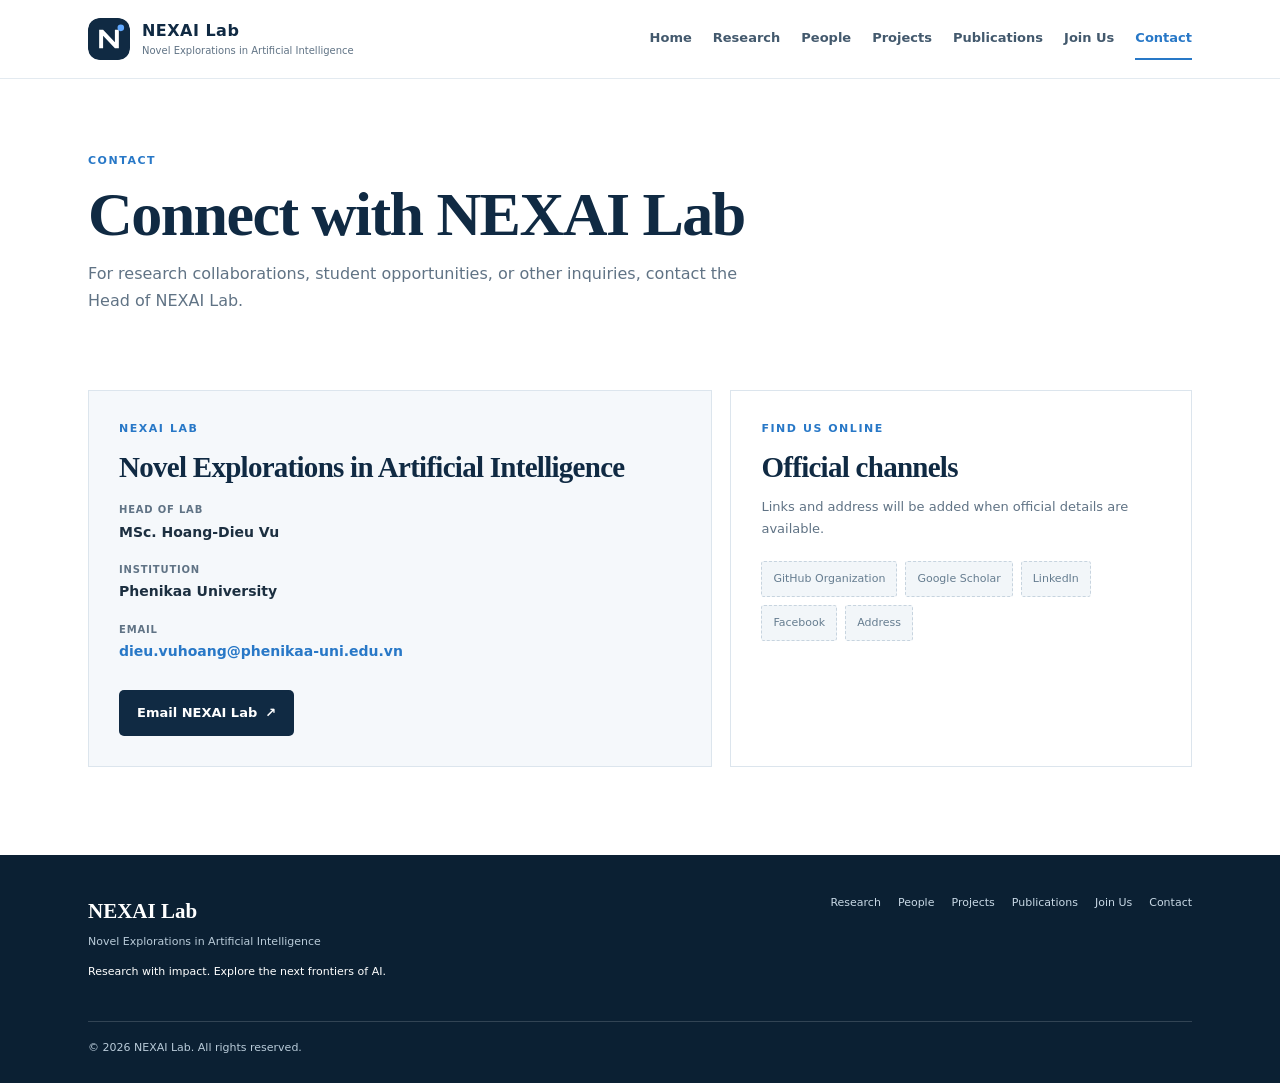
<file: contact/index.html>
<!doctype html>
<html lang="en">
<head>
  <meta charset="utf-8">
  <meta name="viewport" content="width=device-width, initial-scale=1">
  <meta name="description" content="Contact NEXAI Lab at Phenikaa University.">
  <meta name="theme-color" content="#102a43">
  <title>Contact | NEXAI Lab</title>
  <link rel="icon" href="/assets/nexai-mark.svg" type="image/svg+xml">
  <link rel="stylesheet" href="/assets/site.css">
  <script src="/assets/site.js" defer></script>
</head>
<body>
  <a class="skip-link" href="#main">Skip to content</a>
<header class="site-header">
  <div class="header-inner">
    <a class="brand" href="/" aria-label="NEXAI Lab home">
      <img src="/assets/nexai-mark.svg" width="42" height="42" alt="">
      <span class="brand-copy"><strong>NEXAI Lab</strong><small>Novel Explorations in Artificial Intelligence</small></span>
    </a>
    <button class="nav-toggle" type="button" aria-expanded="false" aria-controls="main-nav">
      <span class="sr-only">Toggle navigation</span><span class="menu-icon" aria-hidden="true"></span>
    </button>
    <nav id="main-nav" class="main-nav" aria-label="Main navigation">
      <a href="/">Home</a><a href="/research/">Research</a><a href="/people/">People</a><a href="/projects/">Projects</a><a href="/publications/">Publications</a><a href="/join/">Join Us</a><a href="/contact/" aria-current="page">Contact</a>
    </nav>
  </div>
</header>
<main id="main">
  <section class="page-hero"><p class="eyebrow">Contact</p><h1>Connect with NEXAI Lab</h1><p>For research collaborations, student opportunities, or other inquiries, contact the Head of NEXAI Lab.</p></section>
  <section class="section contact-layout">
    <div class="contact-card">
      <p class="eyebrow">NEXAI Lab</p><h2>Novel Explorations in Artificial Intelligence</h2>
      <div class="contact-detail"><span class="detail-label">Head of Lab</span><strong>MSc. Hoang-Dieu Vu</strong></div>
      <div class="contact-detail"><span class="detail-label">Institution</span><strong>Phenikaa University</strong></div>
      <div class="contact-detail"><span class="detail-label">Email</span><a href="mailto:dieu.vuhoang@phenikaa-uni.edu.vn">dieu.vuhoang@phenikaa-uni.edu.vn</a></div>
      <a class="button button-primary" href="mailto:dieu.vuhoang@phenikaa-uni.edu.vn">Email NEXAI Lab <span aria-hidden="true">↗</span></a>
    </div>
    <aside class="contact-placeholder"><p class="eyebrow">Find us online</p><h2>Official channels</h2><p>Links and address will be added when official details are available.</p><div class="placeholder-list"><span>GitHub Organization</span><span>Google Scholar</span><span>LinkedIn</span><span>Facebook</span><span>Address</span></div></aside>
  </section>
</main>
<footer class="site-footer">
  <div class="footer-inner">
    <div><a class="footer-brand" href="/">NEXAI Lab</a><p>Novel Explorations in Artificial Intelligence</p><p class="footer-tagline">Research with impact. Explore the next frontiers of AI.</p></div>
    <div class="footer-links"><a href="/research/">Research</a><a href="/people/">People</a><a href="/projects/">Projects</a><a href="/publications/">Publications</a><a href="/join/">Join Us</a><a href="/contact/">Contact</a></div>
    <p class="copyright">© <span data-current-year></span> NEXAI Lab. All rights reserved.</p>
  </div>
</footer>
</body>
</html>
</file>
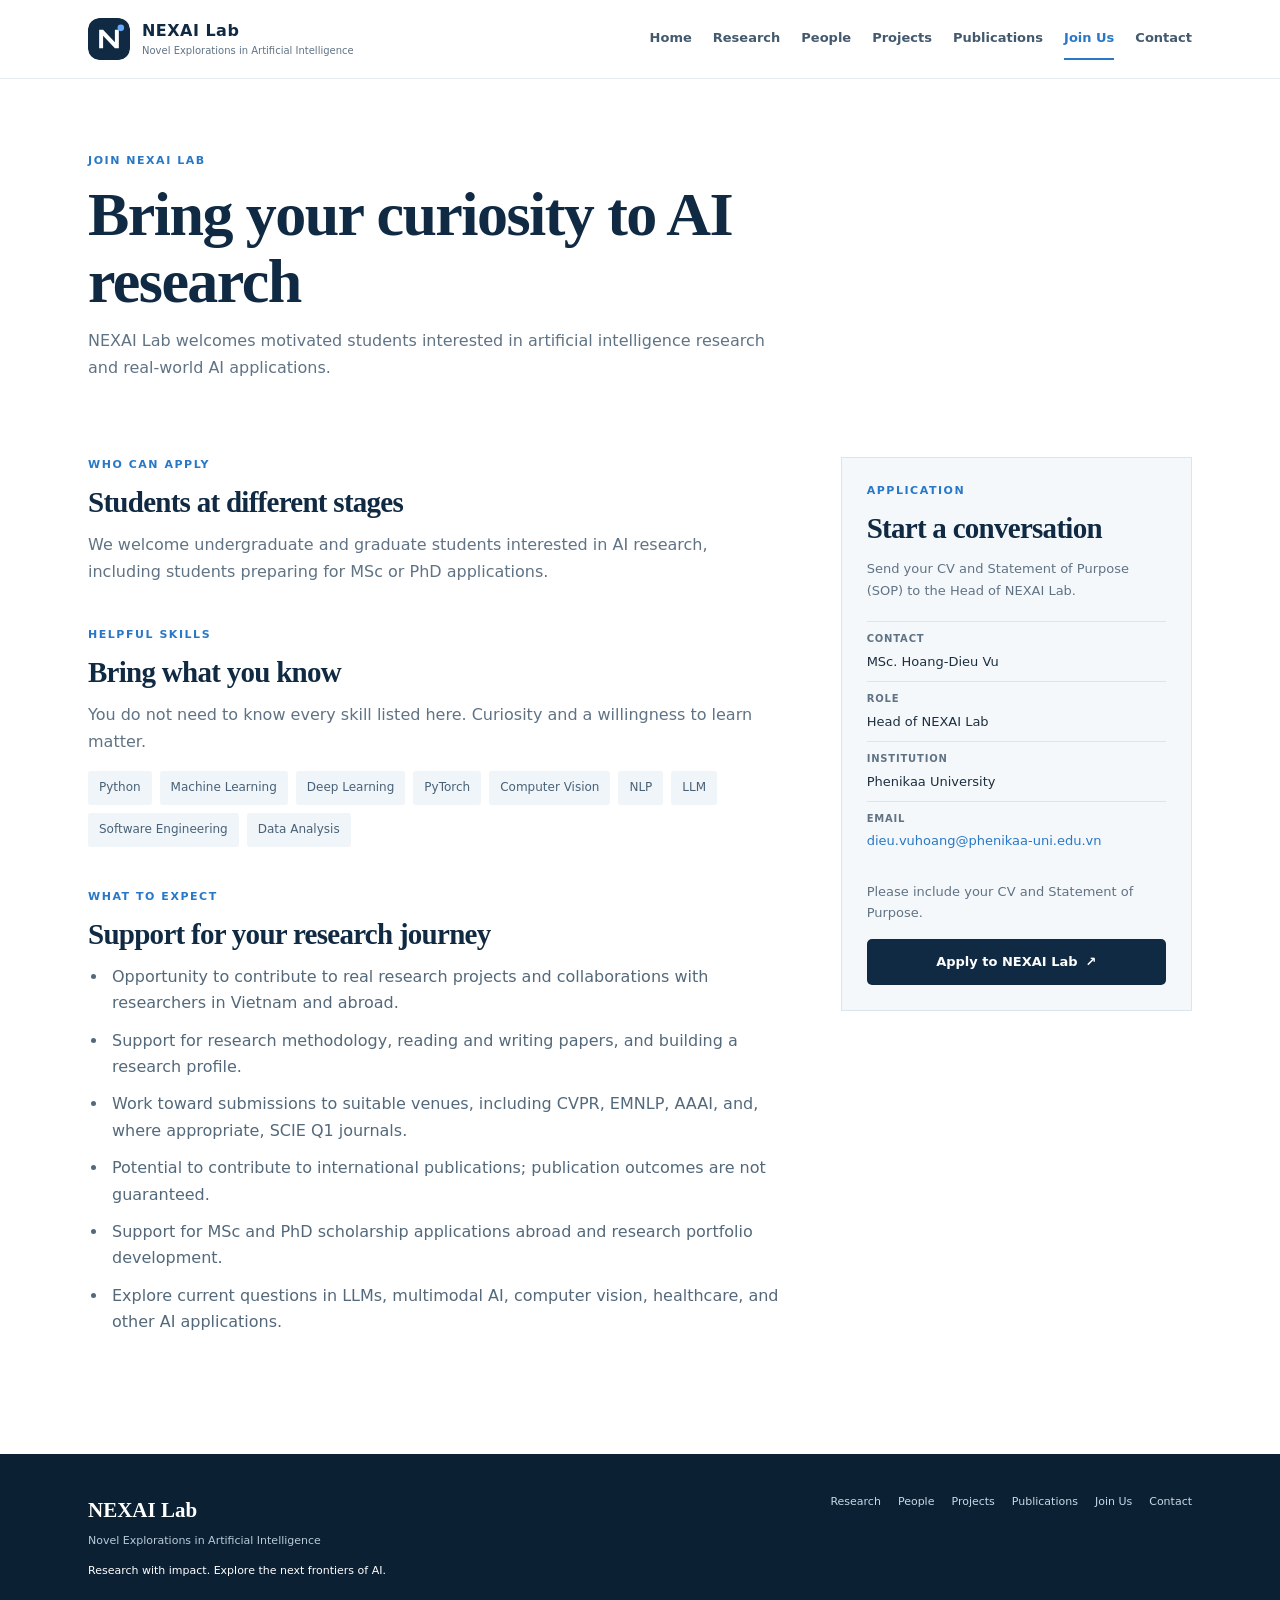
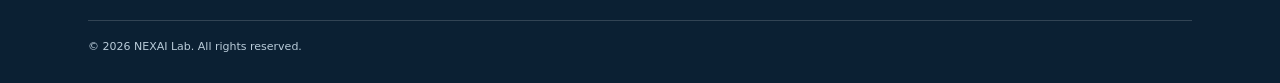
<file: join/index.html>
<!doctype html>
<html lang="en">
<head>
  <meta charset="utf-8">
  <meta name="viewport" content="width=device-width, initial-scale=1">
  <meta name="description" content="Learn about student opportunities and how to apply to NEXAI Lab.">
  <meta name="theme-color" content="#102a43">
  <title>Join Us | NEXAI Lab</title>
  <link rel="icon" href="/assets/nexai-mark.svg" type="image/svg+xml">
  <link rel="stylesheet" href="/assets/site.css">
  <script src="/assets/site.js" defer></script>
</head>
<body>
  <a class="skip-link" href="#main">Skip to content</a>
<header class="site-header">
  <div class="header-inner">
    <a class="brand" href="/" aria-label="NEXAI Lab home">
      <img src="/assets/nexai-mark.svg" width="42" height="42" alt="">
      <span class="brand-copy"><strong>NEXAI Lab</strong><small>Novel Explorations in Artificial Intelligence</small></span>
    </a>
    <button class="nav-toggle" type="button" aria-expanded="false" aria-controls="main-nav">
      <span class="sr-only">Toggle navigation</span><span class="menu-icon" aria-hidden="true"></span>
    </button>
    <nav id="main-nav" class="main-nav" aria-label="Main navigation">
      <a href="/">Home</a><a href="/research/">Research</a><a href="/people/">People</a><a href="/projects/">Projects</a><a href="/publications/">Publications</a><a href="/join/" aria-current="page">Join Us</a><a href="/contact/">Contact</a>
    </nav>
  </div>
</header>
<main id="main">
  <section class="page-hero"><p class="eyebrow">Join NEXAI Lab</p><h1>Bring your curiosity to AI research</h1><p>NEXAI Lab welcomes motivated students interested in artificial intelligence research and real-world AI applications.</p></section>
  <section class="section join-content">
    <div class="join-main">
      <div class="content-block"><p class="eyebrow">Who can apply</p><h2>Students at different stages</h2><p>We welcome undergraduate and graduate students interested in AI research, including students preparing for MSc or PhD applications.</p></div>
      <div class="content-block"><p class="eyebrow">Helpful skills</p><h2>Bring what you know</h2><p>You do not need to know every skill listed here. Curiosity and a willingness to learn matter.</p><ul class="skill-list"><li>Python</li><li>Machine Learning</li><li>Deep Learning</li><li>PyTorch</li><li>Computer Vision</li><li>NLP</li><li>LLM</li><li>Software Engineering</li><li>Data Analysis</li></ul></div>
      <div class="content-block"><p class="eyebrow">What to expect</p><h2>Support for your research journey</h2><ul class="opportunity-list">
        <li>Opportunity to contribute to real research projects and collaborations with researchers in Vietnam and abroad.</li>
        <li>Support for research methodology, reading and writing papers, and building a research profile.</li>
        <li>Work toward submissions to suitable venues, including CVPR, EMNLP, AAAI, and, where appropriate, SCIE Q1 journals.</li>
        <li>Potential to contribute to international publications; publication outcomes are not guaranteed.</li>
        <li>Support for MSc and PhD scholarship applications abroad and research portfolio development.</li>
        <li>Explore current questions in LLMs, multimodal AI, computer vision, healthcare, and other AI applications.</li>
      </ul></div>
    </div>
    <aside class="application-card"><p class="eyebrow">Application</p><h2>Start a conversation</h2><p>Send your CV and Statement of Purpose (SOP) to the Head of NEXAI Lab.</p><dl><div><dt>Contact</dt><dd>MSc. Hoang-Dieu Vu</dd></div><div><dt>Role</dt><dd>Head of NEXAI Lab</dd></div><div><dt>Institution</dt><dd>Phenikaa University</dd></div><div><dt>Email</dt><dd><a href="mailto:dieu.vuhoang@phenikaa-uni.edu.vn">dieu.vuhoang@phenikaa-uni.edu.vn</a></dd></div></dl><p class="small-note">Please include your CV and Statement of Purpose.</p><a class="button button-primary button-wide" href="mailto:dieu.vuhoang@phenikaa-uni.edu.vn?subject=Application%20to%20NEXAI%20Lab%20%E2%80%93%20%5BYour%20Name%5D">Apply to NEXAI Lab <span aria-hidden="true">↗</span></a></aside>
  </section>
</main>
<footer class="site-footer">
  <div class="footer-inner">
    <div><a class="footer-brand" href="/">NEXAI Lab</a><p>Novel Explorations in Artificial Intelligence</p><p class="footer-tagline">Research with impact. Explore the next frontiers of AI.</p></div>
    <div class="footer-links"><a href="/research/">Research</a><a href="/people/">People</a><a href="/projects/">Projects</a><a href="/publications/">Publications</a><a href="/join/">Join Us</a><a href="/contact/">Contact</a></div>
    <p class="copyright">© <span data-current-year></span> NEXAI Lab. All rights reserved.</p>
  </div>
</footer>
</body>
</html>
</file>
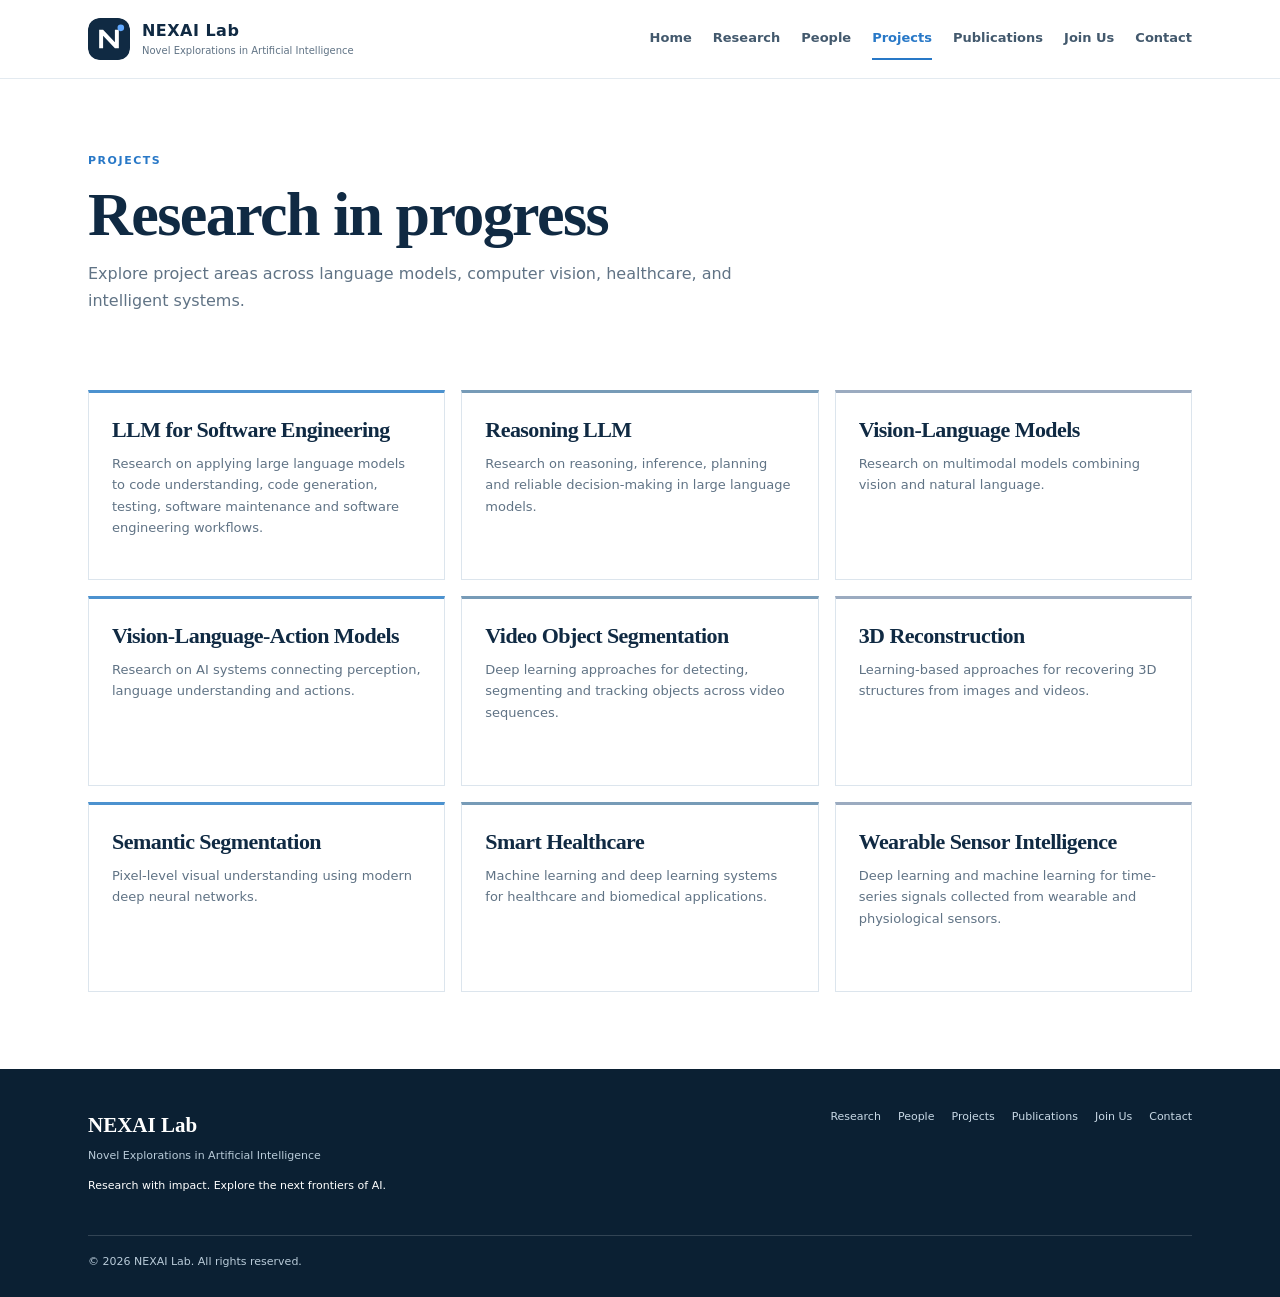
<file: projects/index.html>
<!doctype html>
<html lang="en">
<head>
  <meta charset="utf-8">
  <meta name="viewport" content="width=device-width, initial-scale=1">
  <meta name="description" content="Explore NEXAI Lab project areas and research descriptions.">
  <meta name="theme-color" content="#102a43">
  <title>Projects | NEXAI Lab</title>
  <link rel="icon" href="/assets/nexai-mark.svg" type="image/svg+xml">
  <link rel="stylesheet" href="/assets/site.css">
  <script src="/assets/site.js" defer></script>
</head>
<body>
  <a class="skip-link" href="#main">Skip to content</a>
<header class="site-header">
  <div class="header-inner">
    <a class="brand" href="/" aria-label="NEXAI Lab home">
      <img src="/assets/nexai-mark.svg" width="42" height="42" alt="">
      <span class="brand-copy"><strong>NEXAI Lab</strong><small>Novel Explorations in Artificial Intelligence</small></span>
    </a>
    <button class="nav-toggle" type="button" aria-expanded="false" aria-controls="main-nav">
      <span class="sr-only">Toggle navigation</span><span class="menu-icon" aria-hidden="true"></span>
    </button>
    <nav id="main-nav" class="main-nav" aria-label="Main navigation">
      <a href="/">Home</a><a href="/research/">Research</a><a href="/people/">People</a><a href="/projects/" aria-current="page">Projects</a><a href="/publications/">Publications</a><a href="/join/">Join Us</a><a href="/contact/">Contact</a>
    </nav>
  </div>
</header>
<main id="main">
  <section class="page-hero"><p class="eyebrow">Projects</p><h1>Research in progress</h1><p>Explore project areas across language models, computer vision, healthcare, and intelligent systems.</p></section>
  <section class="section"><div class="card-grid card-grid-three" data-projects-list><p class="loading-note">Loading projects…</p></div></section>
</main>
<footer class="site-footer">
  <div class="footer-inner">
    <div><a class="footer-brand" href="/">NEXAI Lab</a><p>Novel Explorations in Artificial Intelligence</p><p class="footer-tagline">Research with impact. Explore the next frontiers of AI.</p></div>
    <div class="footer-links"><a href="/research/">Research</a><a href="/people/">People</a><a href="/projects/">Projects</a><a href="/publications/">Publications</a><a href="/join/">Join Us</a><a href="/contact/">Contact</a></div>
    <p class="copyright">© <span data-current-year></span> NEXAI Lab. All rights reserved.</p>
  </div>
</footer>
</body>
</html>
</file>
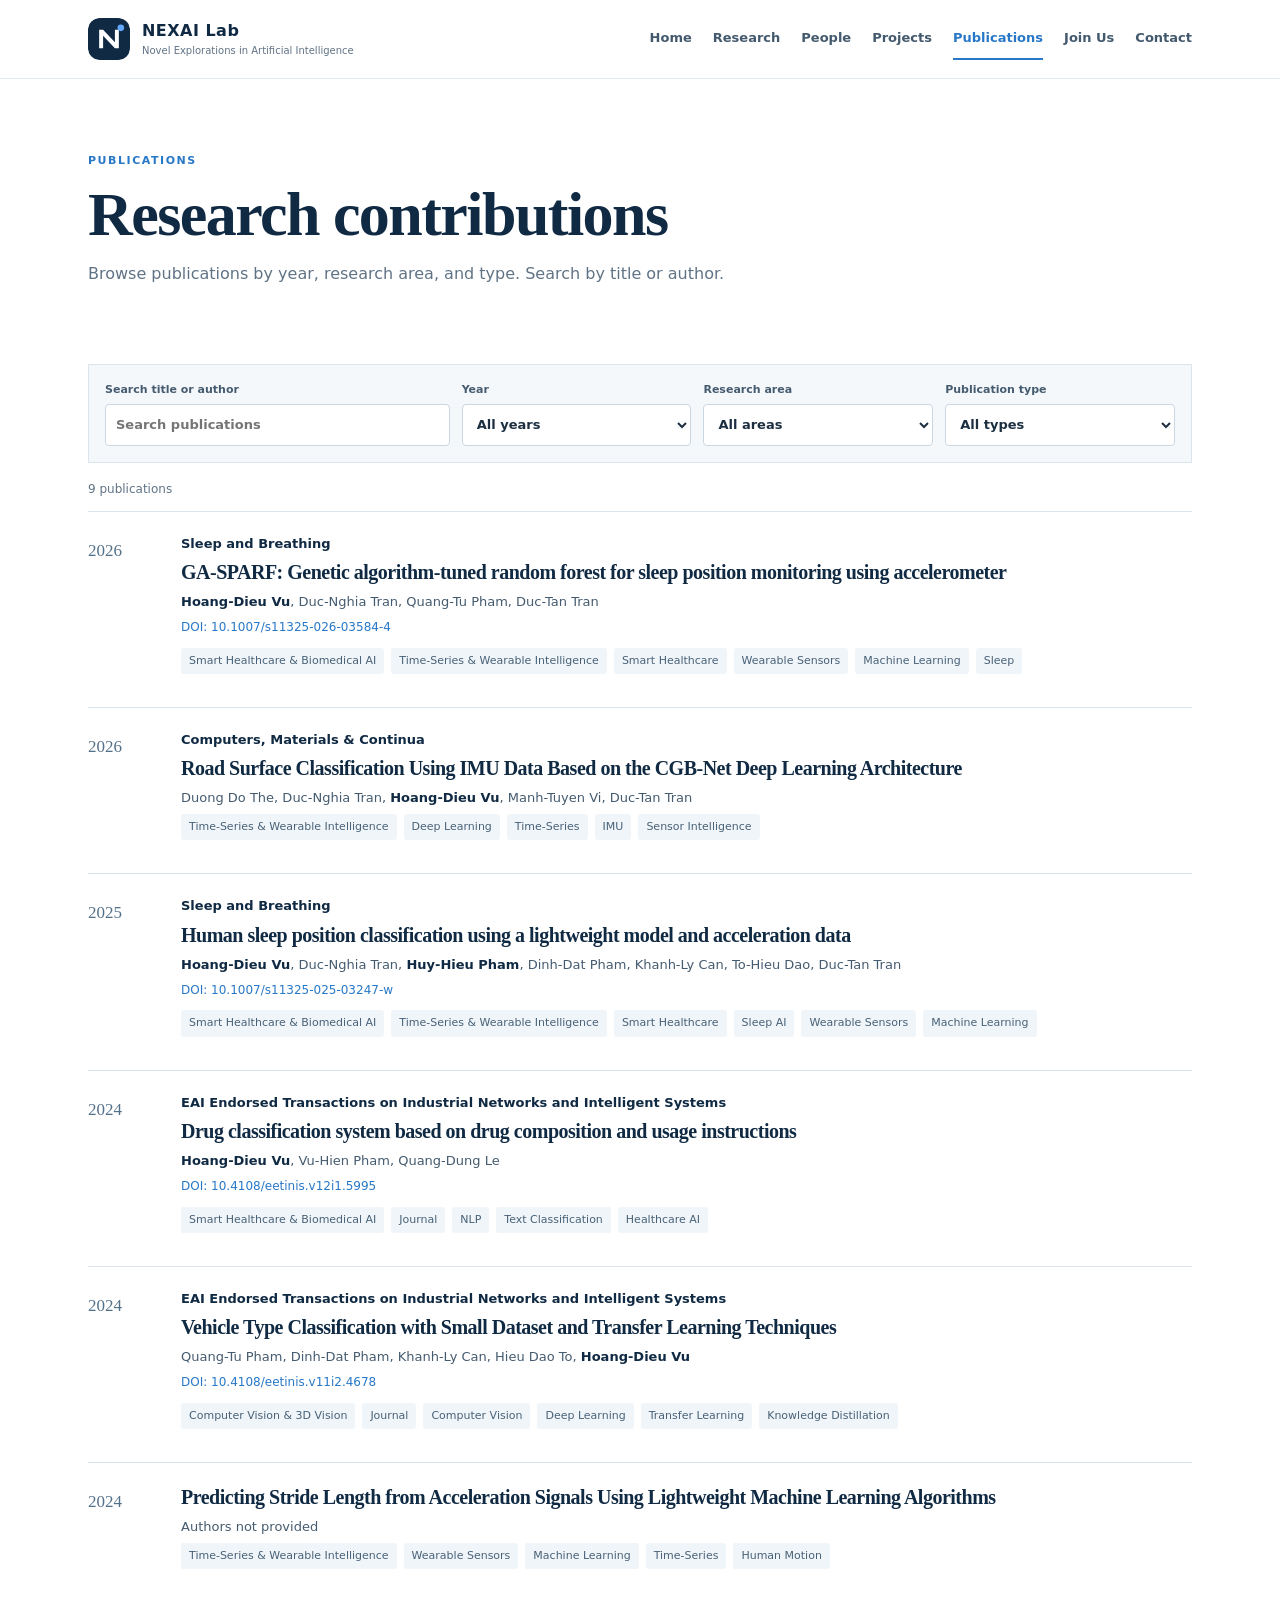
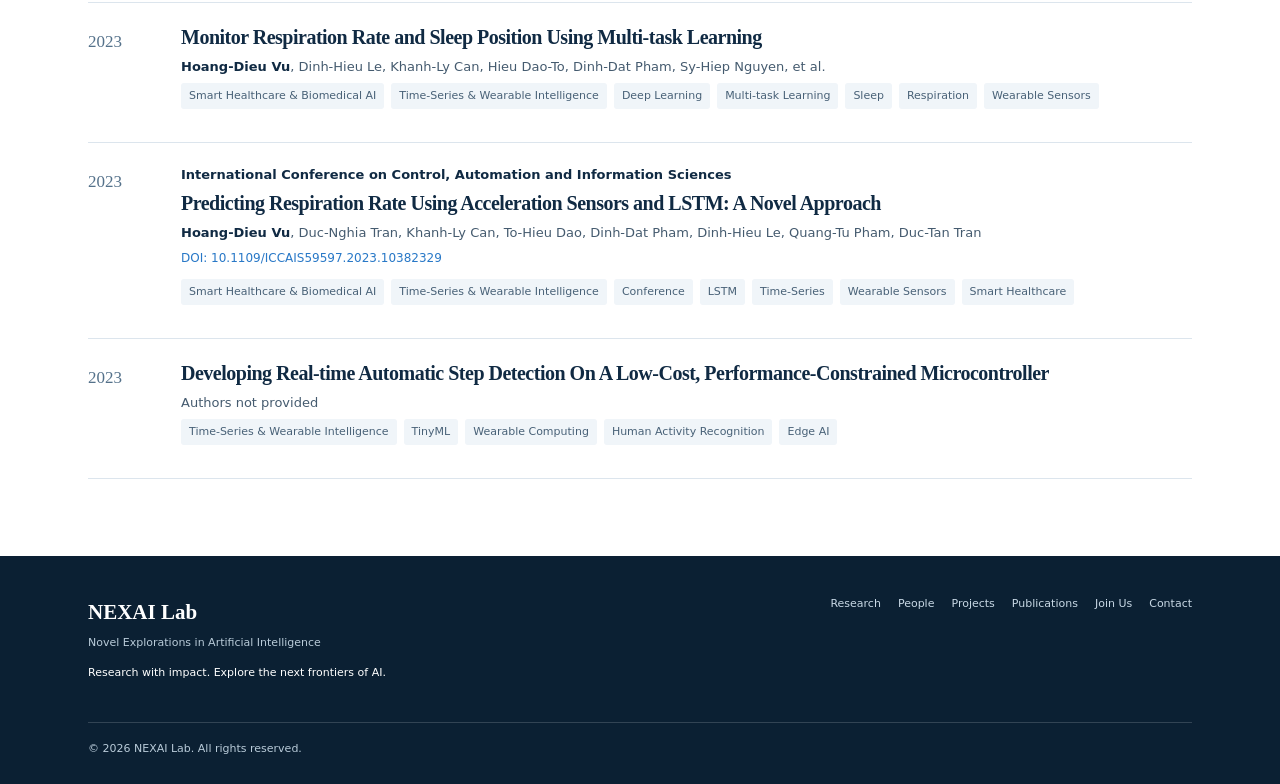
<file: publications/index.html>
<!doctype html>
<html lang="en">
<head>
  <meta charset="utf-8">
  <meta name="viewport" content="width=device-width, initial-scale=1">
  <meta name="description" content="Search and filter NEXAI Lab publications by year, research area, publication type, title, or author.">
  <meta name="theme-color" content="#102a43">
  <title>Publications | NEXAI Lab</title>
  <link rel="icon" href="/assets/nexai-mark.svg" type="image/svg+xml">
  <link rel="stylesheet" href="/assets/site.css">
  <script src="/assets/site.js" defer></script>
</head>
<body>
  <a class="skip-link" href="#main">Skip to content</a>
<header class="site-header">
  <div class="header-inner">
    <a class="brand" href="/" aria-label="NEXAI Lab home">
      <img src="/assets/nexai-mark.svg" width="42" height="42" alt="">
      <span class="brand-copy"><strong>NEXAI Lab</strong><small>Novel Explorations in Artificial Intelligence</small></span>
    </a>
    <button class="nav-toggle" type="button" aria-expanded="false" aria-controls="main-nav">
      <span class="sr-only">Toggle navigation</span><span class="menu-icon" aria-hidden="true"></span>
    </button>
    <nav id="main-nav" class="main-nav" aria-label="Main navigation">
      <a href="/">Home</a><a href="/research/">Research</a><a href="/people/">People</a><a href="/projects/">Projects</a><a href="/publications/" aria-current="page">Publications</a><a href="/join/">Join Us</a><a href="/contact/">Contact</a>
    </nav>
  </div>
</header>
<main id="main">
  <section class="page-hero"><p class="eyebrow">Publications</p><h1>Research contributions</h1><p>Browse publications by year, research area, and type. Search by title or author.</p></section>
  <section class="section">
    <div class="publication-tools" aria-label="Publication search and filters">
      <label class="search-field"><span>Search title or author</span><input type="search" data-publication-search placeholder="Search publications" autocomplete="off"></label>
      <label><span>Year</span><select data-filter-year><option value="">All years</option></select></label>
      <label><span>Research area</span><select data-filter-area><option value="">All areas</option></select></label>
      <label><span>Publication type</span><select data-filter-type><option value="">All types</option></select></label>
    </div>
    <p class="result-count" data-publication-count role="status" aria-live="polite">Loading publications…</p>
    <div class="publication-list" data-publications-all></div>
  </section>
</main>
<footer class="site-footer">
  <div class="footer-inner">
    <div><a class="footer-brand" href="/">NEXAI Lab</a><p>Novel Explorations in Artificial Intelligence</p><p class="footer-tagline">Research with impact. Explore the next frontiers of AI.</p></div>
    <div class="footer-links"><a href="/research/">Research</a><a href="/people/">People</a><a href="/projects/">Projects</a><a href="/publications/">Publications</a><a href="/join/">Join Us</a><a href="/contact/">Contact</a></div>
    <p class="copyright">© <span data-current-year></span> NEXAI Lab. All rights reserved.</p>
  </div>
</footer>
</body>
</html>
</file>
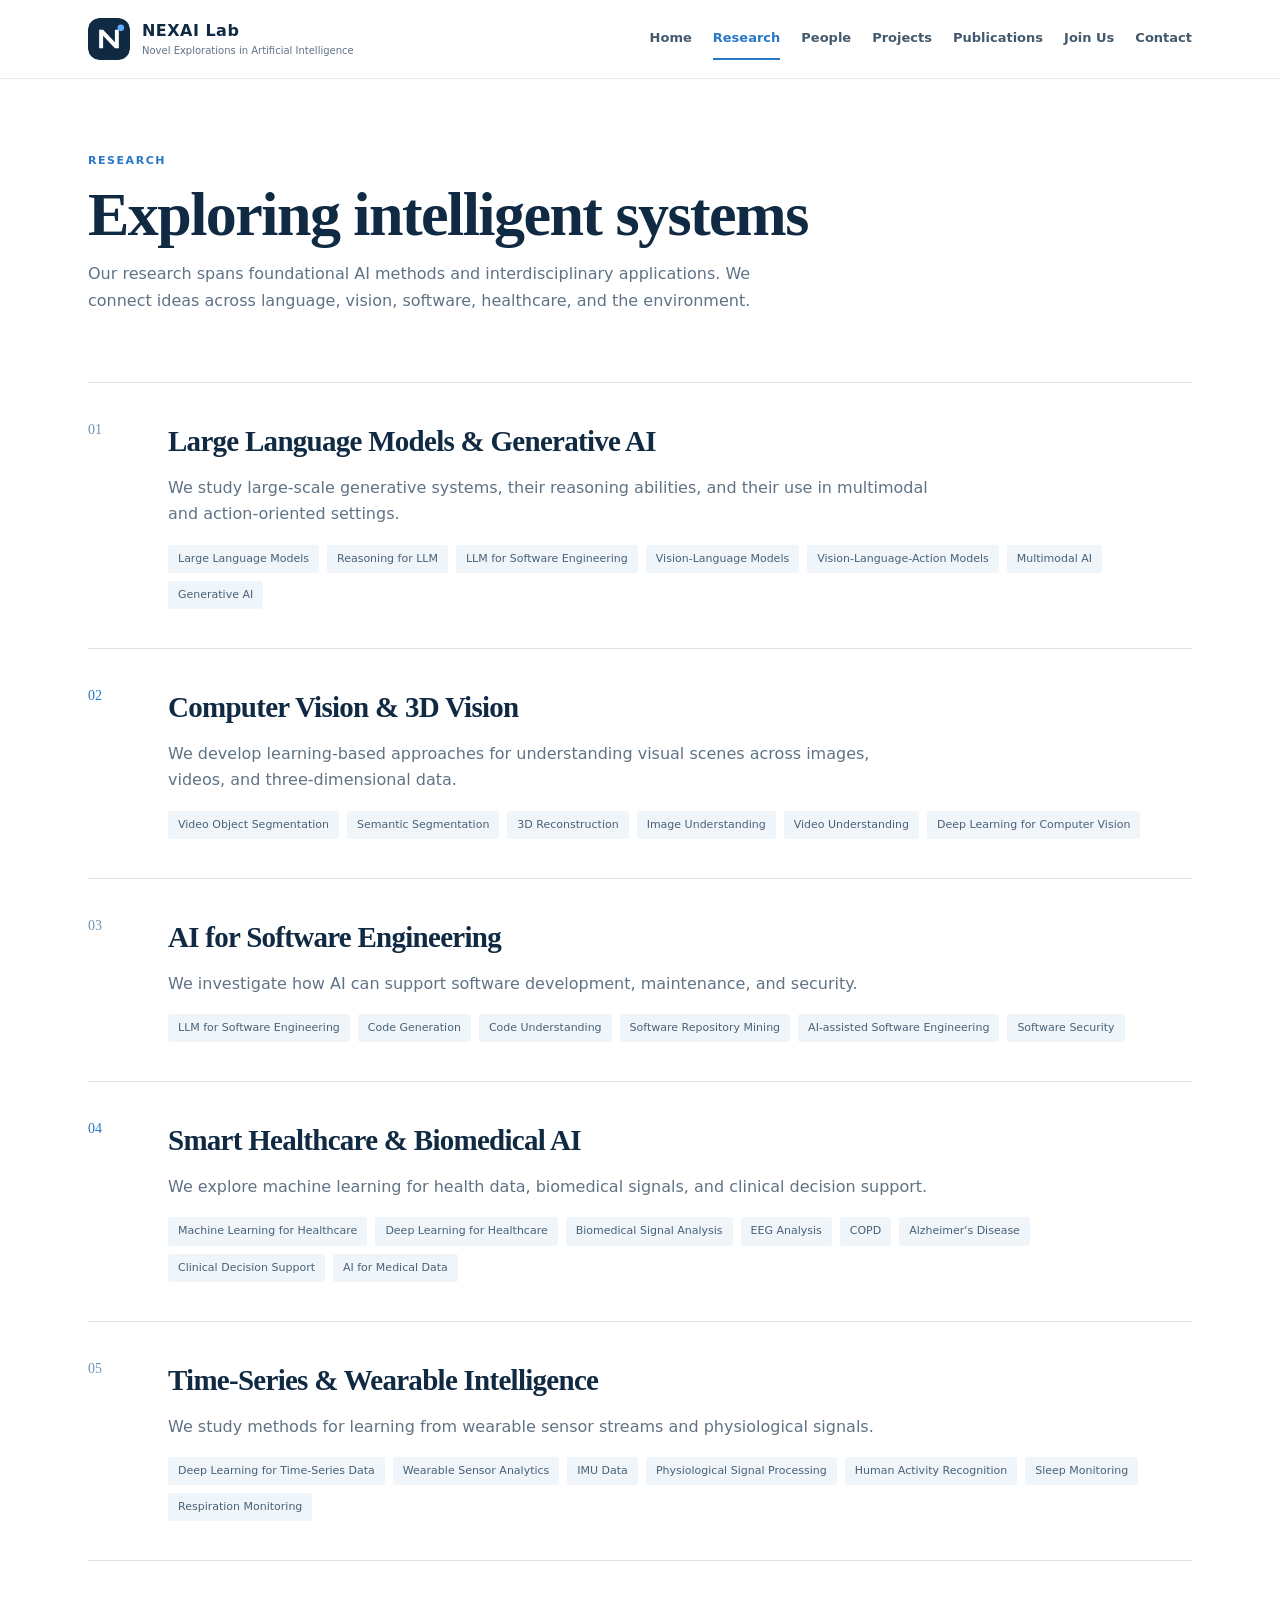
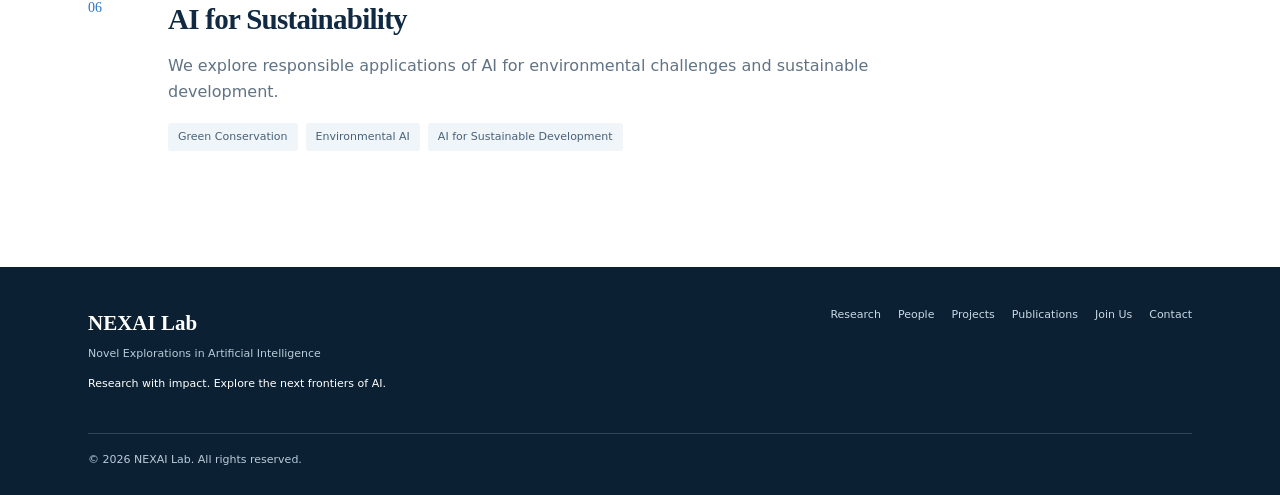
<file: research/index.html>
<!doctype html>
<html lang="en">
<head>
  <meta charset="utf-8">
  <meta name="viewport" content="width=device-width, initial-scale=1">
  <meta name="description" content="Explore NEXAI Lab research themes in generative AI, computer vision, software engineering, healthcare, wearable intelligence, and sustainability.">
  <meta name="theme-color" content="#102a43">
  <title>Research | NEXAI Lab</title>
  <link rel="icon" href="/assets/nexai-mark.svg" type="image/svg+xml">
  <link rel="stylesheet" href="/assets/site.css">
  <script src="/assets/site.js" defer></script>
</head>
<body>
  <a class="skip-link" href="#main">Skip to content</a>
<header class="site-header">
  <div class="header-inner">
    <a class="brand" href="/" aria-label="NEXAI Lab home">
      <img src="/assets/nexai-mark.svg" width="42" height="42" alt="">
      <span class="brand-copy"><strong>NEXAI Lab</strong><small>Novel Explorations in Artificial Intelligence</small></span>
    </a>
    <button class="nav-toggle" type="button" aria-expanded="false" aria-controls="main-nav">
      <span class="sr-only">Toggle navigation</span><span class="menu-icon" aria-hidden="true"></span>
    </button>
    <nav id="main-nav" class="main-nav" aria-label="Main navigation">
      <a href="/">Home</a><a href="/research/" aria-current="page">Research</a><a href="/people/">People</a><a href="/projects/">Projects</a><a href="/publications/">Publications</a><a href="/join/">Join Us</a><a href="/contact/">Contact</a>
    </nav>
  </div>
</header>
<main id="main">
  <section class="page-hero"><p class="eyebrow">Research</p><h1>Exploring intelligent systems</h1><p>Our research spans foundational AI methods and interdisciplinary applications. We connect ideas across language, vision, software, healthcare, and the environment.</p></section>
  <section class="section research-list">
    <article class="research-theme" id="llm"><span class="card-index">01</span><div><h2>Large Language Models &amp; Generative AI</h2><p>We study large-scale generative systems, their reasoning abilities, and their use in multimodal and action-oriented settings.</p><ul class="topic-list"><li>Large Language Models</li><li>Reasoning for LLM</li><li>LLM for Software Engineering</li><li>Vision-Language Models</li><li>Vision-Language-Action Models</li><li>Multimodal AI</li><li>Generative AI</li></ul></div></article>
    <article class="research-theme" id="vision"><span class="card-index">02</span><div><h2>Computer Vision &amp; 3D Vision</h2><p>We develop learning-based approaches for understanding visual scenes across images, videos, and three-dimensional data.</p><ul class="topic-list"><li>Video Object Segmentation</li><li>Semantic Segmentation</li><li>3D Reconstruction</li><li>Image Understanding</li><li>Video Understanding</li><li>Deep Learning for Computer Vision</li></ul></div></article>
    <article class="research-theme" id="software"><span class="card-index">03</span><div><h2>AI for Software Engineering</h2><p>We investigate how AI can support software development, maintenance, and security.</p><ul class="topic-list"><li>LLM for Software Engineering</li><li>Code Generation</li><li>Code Understanding</li><li>Software Repository Mining</li><li>AI-assisted Software Engineering</li><li>Software Security</li></ul></div></article>
    <article class="research-theme" id="healthcare"><span class="card-index">04</span><div><h2>Smart Healthcare &amp; Biomedical AI</h2><p>We explore machine learning for health data, biomedical signals, and clinical decision support.</p><ul class="topic-list"><li>Machine Learning for Healthcare</li><li>Deep Learning for Healthcare</li><li>Biomedical Signal Analysis</li><li>EEG Analysis</li><li>COPD</li><li>Alzheimer's Disease</li><li>Clinical Decision Support</li><li>AI for Medical Data</li></ul></div></article>
    <article class="research-theme" id="wearables"><span class="card-index">05</span><div><h2>Time-Series &amp; Wearable Intelligence</h2><p>We study methods for learning from wearable sensor streams and physiological signals.</p><ul class="topic-list"><li>Deep Learning for Time-Series Data</li><li>Wearable Sensor Analytics</li><li>IMU Data</li><li>Physiological Signal Processing</li><li>Human Activity Recognition</li><li>Sleep Monitoring</li><li>Respiration Monitoring</li></ul></div></article>
    <article class="research-theme" id="sustainability"><span class="card-index">06</span><div><h2>AI for Sustainability</h2><p>We explore responsible applications of AI for environmental challenges and sustainable development.</p><ul class="topic-list"><li>Green Conservation</li><li>Environmental AI</li><li>AI for Sustainable Development</li></ul></div></article>
  </section>
</main>
<footer class="site-footer">
  <div class="footer-inner">
    <div><a class="footer-brand" href="/">NEXAI Lab</a><p>Novel Explorations in Artificial Intelligence</p><p class="footer-tagline">Research with impact. Explore the next frontiers of AI.</p></div>
    <div class="footer-links"><a href="/research/">Research</a><a href="/people/">People</a><a href="/projects/">Projects</a><a href="/publications/">Publications</a><a href="/join/">Join Us</a><a href="/contact/">Contact</a></div>
    <p class="copyright">© <span data-current-year></span> NEXAI Lab. All rights reserved.</p>
  </div>
</footer>
</body>
</html>
</file>
<file: assets/site.css>
:root {
  color-scheme: light;
  --navy: #102a43;
  --navy-deep: #0b2033;
  --blue: #2878c7;
  --blue-light: #eaf3fb;
  --ink: #1c2f40;
  --muted: #607385;
  --line: #dce5ed;
  --paper: #ffffff;
  --wash: #f5f8fb;
  --serif: Georgia, 'Times New Roman', serif;
  --sans: system-ui, -apple-system, BlinkMacSystemFont, 'Segoe UI', sans-serif;
  --content: 1160px;
}

* { box-sizing: border-box; }
html { scroll-behavior: smooth; }
body { margin: 0; color: var(--ink); background: var(--paper); font-family: var(--sans); font-size: 16px; line-height: 1.65; }
img { max-width: 100%; }
a { color: inherit; }
button, input, select { font: inherit; }
:focus-visible { outline: 3px solid #075ea8; outline-offset: 3px; box-shadow: 0 0 0 2px #fff; }
.sr-only { position: absolute; width: 1px; height: 1px; padding: 0; margin: -1px; overflow: hidden; clip: rect(0,0,0,0); white-space: nowrap; border: 0; }
.skip-link { position: fixed; top: 10px; left: 10px; z-index: 100; padding: 9px 13px; color: white; background: var(--navy); transform: translateY(-150%); }
.skip-link:focus { transform: none; }

.site-header { position: sticky; top: 0; z-index: 20; background: rgba(255,255,255,.96); border-bottom: 1px solid rgba(220,229,237,.8); backdrop-filter: blur(14px); }
.header-inner { max-width: var(--content); min-height: 78px; margin: auto; padding: 0 28px; display: flex; align-items: center; justify-content: space-between; gap: 24px; }
.brand { display: inline-flex; align-items: center; gap: 12px; text-decoration: none; flex-shrink: 0; }
.brand img { display: block; border-radius: 12px; }
.brand-copy { display: grid; line-height: 1.2; }
.brand-copy strong { color: var(--navy); font-size: 16px; letter-spacing: .03em; }
.brand-copy small { max-width: 220px; margin-top: 4px; color: var(--muted); font-size: 10px; }
.main-nav { display: flex; align-items: center; gap: 21px; }
.main-nav a { padding: 9px 0; color: #43596d; font-size: 13px; font-weight: 600; text-decoration: none; white-space: nowrap; border-bottom: 2px solid transparent; transition: color .18s ease, border-color .18s ease; }
.main-nav a:hover, .main-nav a[aria-current="page"] { color: var(--blue); border-color: var(--blue); }
.nav-toggle { display: none; border: 1px solid var(--line); border-radius: 8px; padding: 9px 11px; color: var(--navy); background: white; }
.menu-icon, .menu-icon::before, .menu-icon::after { display: block; width: 19px; height: 2px; background: currentColor; }
.menu-icon { position: relative; }
.menu-icon::before, .menu-icon::after { position: absolute; left: 0; content: ""; }
.menu-icon::before { top: -6px; }
.menu-icon::after { top: 6px; }

main { display: block; }
.hero, .section, .page-hero, .join-banner, .contact-layout { max-width: var(--content); margin-left: auto; margin-right: auto; }
.hero-home { position: relative; min-height: 540px; padding: 83px 28px 80px; display: grid; grid-template-columns: minmax(0, 1.4fr) minmax(280px, .8fr); align-items: center; gap: 35px; overflow: hidden; }
.hero-home::before { position: absolute; inset: 0 -20vw; z-index: -1; content: ""; background: radial-gradient(ellipse at 79% 42%, #e5f1fc 0, #f3f8fc 27%, #fff 63%); }
.hero-copy { max-width: 710px; }
.eyebrow { margin: 0 0 13px; color: var(--blue); font-size: 11px; font-weight: 700; letter-spacing: .14em; line-height: 1.4; text-transform: uppercase; }
h1, h2, h3, p { margin-top: 0; }
h1, h2, h3 { color: var(--navy); }
h1, h2 { font-family: var(--serif); font-weight: 600; letter-spacing: -.025em; }
.hero-home h1 { margin: 0; font-size: clamp(52px, 7vw, 82px); line-height: 1.04; }
.hero-name { margin: 8px 0 0; color: #526a7e; font-family: var(--serif); font-size: clamp(18px, 2.2vw, 25px); }
.hero-tagline { max-width: 660px; margin: 28px 0 14px; color: var(--navy); font-family: var(--serif); font-size: clamp(23px, 3vw, 33px); line-height: 1.28; }
.hero-lead { max-width: 675px; margin-bottom: 27px; color: #53697b; font-size: 15px; }
.button-row { display: flex; align-items: center; flex-wrap: wrap; gap: 12px 17px; }
.button { min-height: 46px; padding: 11px 17px; display: inline-flex; align-items: center; justify-content: center; gap: 8px; border: 1px solid transparent; border-radius: 5px; font-size: 13px; font-weight: 700; text-decoration: none; transition: transform .18s ease, background-color .18s ease, border-color .18s ease; }
.button:hover { transform: translateY(-2px); }
.button-primary { color: white; background: var(--navy); }
.button-primary:hover { background: #1a4668; }
.button-secondary { color: var(--navy); background: white; border-color: #c8d6e2; }
.button-secondary:hover { border-color: var(--blue); }
.text-link, .arrow-link { color: var(--blue); font-size: 13px; font-weight: 700; text-decoration: none; }
.text-link:hover, .arrow-link:hover { color: var(--navy); }
.text-link span, .arrow-link span { display: inline-block; transition: transform .18s ease; }
.text-link:hover span, .arrow-link:hover span { transform: translateX(3px); }
.hero-art { position: relative; width: min(100%, 400px); aspect-ratio: 1; justify-self: end; display: grid; place-items: center; }
.orbit { position: absolute; border: 1px solid rgba(40,120,199,.22); border-radius: 50%; }
.orbit-one { width: 87%; height: 87%; transform: rotate(-26deg) scaleY(.72); }
.orbit-two { width: 68%; height: 68%; transform: rotate(36deg) scaleY(.72); }
.orbit-core { width: 39%; height: 39%; display: grid; place-items: center; color: white; background: linear-gradient(145deg, #17476e, #2878c7); border-radius: 50%; box-shadow: 0 22px 48px rgba(16,42,67,.18); }
.orbit-core span { font-family: var(--serif); font-size: 86px; line-height: 1; }
.orbit-dot { position: absolute; width: 12px; height: 12px; background: #5ca2e5; border: 3px solid #fff; border-radius: 50%; box-shadow: 0 0 0 1px #8bbbe6; }
.dot-one { top: 21%; left: 24%; }
.dot-two { right: 17%; top: 41%; width: 9px; height: 9px; }
.dot-three { bottom: 24%; left: 32%; width: 8px; height: 8px; }
.art-label { position: absolute; right: -4px; bottom: 9%; color: #617f99; font-size: 9px; font-weight: 700; letter-spacing: .18em; line-height: 1.5; }

.section { padding: 77px 28px; }
.section-tint { max-width: none; padding-right: max(28px, calc((100% - var(--content) + 56px) / 2)); padding-left: max(28px, calc((100% - var(--content) + 56px) / 2)); background: var(--wash); }
.section-heading { margin-bottom: 28px; }
.section-heading h2, .section-about h2 { margin-bottom: 0; font-size: clamp(31px, 4vw, 42px); line-height: 1.15; }
.section-heading-row { display: flex; align-items: end; justify-content: space-between; gap: 24px; }
.section-heading-row .arrow-link { margin-bottom: 5px; white-space: nowrap; }
.section-about { display: grid; grid-template-columns: .9fr 1.1fr; align-items: start; gap: 70px; border-top: 1px solid var(--line); }
.about-copy { max-width: 570px; color: #53697b; }
.about-copy p { margin-bottom: 17px; }
.theme-grid { display: grid; grid-template-columns: repeat(3, 1fr); gap: 1px; background: var(--line); border: 1px solid var(--line); }
.theme-card { min-height: 192px; padding: 23px; display: block; background: white; text-decoration: none; transition: background .2s ease, transform .2s ease; }
.theme-card:hover { position: relative; z-index: 1; background: #fbfdff; transform: translateY(-3px); box-shadow: 0 8px 20px rgba(16,42,67,.08); }
.card-index { color: #6b94b8; font-family: var(--serif); font-size: 14px; }
.theme-card h3 { max-width: 300px; margin: 15px 0 7px; font-family: var(--serif); font-size: 20px; line-height: 1.25; }
.theme-card p { margin-bottom: 0; color: var(--muted); font-size: 13px; line-height: 1.55; }

.page-hero { padding: 74px 28px 48px; }
.page-hero h1 { max-width: 800px; margin: 0 0 13px; font-size: clamp(42px, 6vw, 62px); line-height: 1.08; }
.page-hero > p:last-child { max-width: 690px; margin: 0; color: var(--muted); font-size: 16px; }
.page-hero + .section { padding-top: 28px; }
.research-list { padding-top: 20px !important; }
.research-theme { padding: 35px 0 39px; display: grid; grid-template-columns: 60px 1fr; gap: 20px; border-top: 1px solid var(--line); scroll-margin-top: 98px; }
.research-theme h2 { margin: 0 0 9px; font-size: 29px; }
.research-theme p { max-width: 760px; margin-bottom: 17px; color: var(--muted); }
.topic-list { margin: 0; padding: 0; display: flex; flex-wrap: wrap; gap: 8px; list-style: none; }
.topic-list li, .skill-list li, .tag { padding: 5px 10px; color: #486177; background: #f0f5f9; border-radius: 3px; font-size: 11px; }
.research-theme:nth-child(even) .card-index { color: #2878c7; }

.card-grid { display: grid; gap: 16px; }
.card-grid-three { grid-template-columns: repeat(3, minmax(0, 1fr)); }
.project-card { min-height: 190px; padding: 23px; background: white; border: 1px solid var(--line); border-top: 3px solid #4c92cf; transition: transform .18s ease, box-shadow .18s ease; }
.project-card:hover { transform: translateY(-3px); box-shadow: 0 10px 24px rgba(16,42,67,.08); }
.project-card h2, .project-card h3 { margin: 0 0 9px; font-family: var(--serif); font-size: 22px; line-height: 1.25; }
.project-card p { margin: 0; color: var(--muted); font-size: 13px; }
.card-grid-three .project-card:nth-child(3n + 2) { border-top-color: #779bb7; }
.card-grid-three .project-card:nth-child(3n) { border-top-color: #9babc0; }

.people-grid { display: grid; grid-template-columns: repeat(3, minmax(0, 1fr)); gap: 16px; }
.person-card { padding: 22px; background: white; border: 1px solid var(--line); }
.person-photo { object-fit: cover; }
.person-top { display: flex; align-items: center; gap: 14px; margin-bottom: 17px; }
.person-avatar { width: 58px; height: 58px; flex: 0 0 58px; display: grid; place-items: center; color: var(--navy); background: #e8f1f8; border-radius: 50%; font-family: var(--serif); font-size: 20px; font-weight: 600; }
.person-card h2, .person-card h3 { margin: 0 0 2px; font-family: var(--serif); font-size: 20px; line-height: 1.2; }
.person-affiliation { margin: 0; color: var(--muted); font-size: 12px; }
.person-role { margin: 7px 0 0; color: var(--blue); font-size: 11px; font-weight: 700; }
.person-card .person-section-heading { margin: 15px 0 8px; color: var(--navy); font-family: var(--sans); font-size: 11px; letter-spacing: .04em; text-transform: uppercase; }
.person-card .topic-list { gap: 6px; }
.person-card .topic-list li { padding: 4px 8px; font-size: 10px; }
.person-responsibilities { margin: 11px 0 0; padding-left: 17px; color: var(--muted); font-size: 12px; }
.person-links { margin-top: 13px; display: flex; flex-wrap: wrap; gap: 10px; }
.person-links a { color: var(--blue); font-size: 11px; font-weight: 700; text-decoration: none; }
.people-grid-preview .person-card { min-height: 0; }
.people-preview-action { margin-top: 20px; display: flex; justify-content: flex-end; }

.publication-list { border-top: 1px solid var(--line); }
.publication-card { padding: 21px 0 22px; display: grid; grid-template-columns: 74px 1fr; gap: 19px; border-bottom: 1px solid var(--line); }
.publication-year { padding-top: 4px; color: #54718a; font-family: var(--serif); font-size: 17px; }
.publication-card h2, .publication-card h3 { margin: 0 0 7px; color: var(--navy); font-family: var(--serif); font-size: 20px; font-weight: 600; line-height: 1.3; }
.publication-authors { margin: 0 0 5px; color: #455b6f; font-size: 13px; line-height: 1.6; }
.publication-authors strong { color: var(--navy); font-weight: 700; }
.publication-venue { margin: 0 0 5px; color: var(--navy); font-size: 13px; font-weight: 700; }
.publication-doi { margin: 0 0 10px; font-size: 12px; }
.publication-doi a { color: var(--blue); text-decoration: none; }
.publication-doi a:hover { text-decoration: underline; }
.publication-meta { margin: 0 0 11px; display: flex; flex-wrap: wrap; gap: 7px; }
.tag { padding: 4px 8px; }
.publication-links { display: flex; flex-wrap: wrap; gap: 12px; }
.publication-links a { color: var(--blue); font-size: 12px; font-weight: 700; text-decoration: none; }
.publication-links a:hover { text-decoration: underline; }
.publication-tools { margin: 0 0 17px; padding: 16px; display: grid; grid-template-columns: minmax(210px, 1.5fr) repeat(3, minmax(130px, 1fr)); gap: 12px; background: var(--wash); border: 1px solid var(--line); }
.publication-tools label { display: grid; gap: 5px; color: #455b6f; font-size: 11px; font-weight: 700; }
.publication-tools input, .publication-tools select { width: 100%; min-height: 42px; padding: 8px 10px; color: var(--ink); background: white; border: 1px solid #cad7e2; border-radius: 4px; font-size: 13px; }
.result-count { min-height: 23px; margin-bottom: 8px; color: var(--muted); font-size: 12px; }
.empty-state { padding: 24px 0; color: var(--muted); }
.loading-note { color: var(--muted); font-size: 13px; }

.join-content { padding-top: 24px; display: grid; grid-template-columns: minmax(0, 1.5fr) minmax(270px, .75fr); align-items: start; gap: 50px; }
.content-block { margin-bottom: 42px; }
.content-block h2, .application-card h2, .contact-card h2, .contact-placeholder h2 { margin: 0 0 12px; font-size: 29px; line-height: 1.2; }
.content-block > p:not(.eyebrow) { max-width: 680px; color: var(--muted); }
.skill-list { margin: 16px 0 0; padding: 0; display: flex; flex-wrap: wrap; gap: 8px; list-style: none; }
.skill-list li { padding: 7px 11px; font-size: 12px; }
.opportunity-list { margin: 0; padding-left: 20px; color: #53697b; }
.opportunity-list li { margin: 0 0 11px; padding-left: 4px; }
.application-card { position: sticky; top: 105px; padding: 25px; background: var(--wash); border: 1px solid var(--line); }
.application-card > p:not(.eyebrow) { color: var(--muted); font-size: 13px; }
.application-card dl { margin: 20px 0; }
.application-card dl div { padding: 9px 0; border-top: 1px solid var(--line); }
.application-card dt { color: var(--muted); font-size: 10px; font-weight: 700; letter-spacing: .08em; text-transform: uppercase; }
.application-card dd { margin: 3px 0 0; color: var(--ink); font-size: 13px; }
.application-card dd a { color: var(--blue); text-decoration: none; overflow-wrap: anywhere; }
.small-note { margin: 15px 0; color: var(--muted); font-size: 11px; }
.button-wide { width: 100%; }

.join-banner { margin-top: 22px; margin-bottom: 75px; padding: 37px 40px; display: flex; align-items: center; justify-content: space-between; gap: 25px; color: white; background: var(--navy); }
.join-banner h2 { margin: 0 0 7px; color: white; font-size: 32px; }
.join-banner p:not(.eyebrow) { margin: 0; color: #d1dfeb; font-size: 13px; }
.eyebrow-light { color: #9dccf3; }
.button-light { color: var(--navy); background: white; white-space: nowrap; }
.button-light:hover { background: #eaf3fb; }

.contact-layout { padding: 28px 28px 88px; display: grid; grid-template-columns: 1.15fr .85fr; gap: 18px; }
.contact-card, .contact-placeholder { padding: 30px; border: 1px solid var(--line); }
.contact-card { background: var(--wash); }
.contact-card h2, .contact-placeholder h2 { max-width: 510px; }
.contact-detail { margin: 18px 0; display: grid; gap: 2px; }
.detail-label { color: var(--muted); font-size: 10px; font-weight: 700; letter-spacing: .08em; text-transform: uppercase; }
.contact-detail strong, .contact-detail a { color: var(--ink); font-size: 14px; font-weight: 600; overflow-wrap: anywhere; }
.contact-detail a { color: var(--blue); text-decoration: none; }
.contact-card .button { margin-top: 9px; }
.contact-placeholder > p:not(.eyebrow) { color: var(--muted); font-size: 13px; }
.placeholder-list { margin-top: 22px; display: flex; flex-wrap: wrap; gap: 8px; }
.placeholder-list span { padding: 8px 11px; color: #667d90; background: #f2f6f9; border: 1px dashed #c7d4df; border-radius: 3px; font-size: 11px; }

.site-footer { color: #d7e3ec; background: var(--navy-deep); }
.footer-inner { max-width: var(--content); margin: auto; padding: 39px 28px 22px; display: grid; grid-template-columns: 1fr auto; gap: 20px; }
.footer-brand { color: white; font-family: var(--serif); font-size: 21px; font-weight: 600; text-decoration: none; }
.footer-inner p { margin: 4px 0; color: #b9cbd9; font-size: 11px; }
.footer-tagline { margin-top: 12px !important; color: white !important; }
.footer-links { display: flex; flex-wrap: wrap; justify-content: end; align-content: start; gap: 10px 17px; max-width: 410px; }
.footer-links a { color: #c8d8e5; font-size: 11px; text-decoration: none; }
.footer-links a:hover { color: white; text-decoration: underline; }
.copyright { grid-column: 1 / -1; margin-top: 16px !important; padding-top: 17px; border-top: 1px solid rgba(255,255,255,.16); }

@media (max-width: 1040px) {
  .main-nav { gap: 13px; }
  .header-inner { padding-left: 22px; padding-right: 22px; }
  .brand-copy small { max-width: 180px; }
  .hero-art { width: min(100%, 330px); }
}
@media (max-width: 900px) {
  .nav-toggle { display: block; }
  .header-inner { min-height: 70px; }
  .main-nav { position: absolute; top: 100%; left: 0; right: 0; padding: 12px 22px 20px; display: none; flex-direction: column; align-items: stretch; gap: 0; background: white; border-bottom: 1px solid var(--line); box-shadow: 0 12px 18px rgba(16,42,67,.08); }
  .main-nav.is-open { display: flex; }
  .main-nav a { padding: 11px 0; border-bottom-width: 1px; }
  .hero-home { min-height: 470px; grid-template-columns: minmax(0, 1.3fr) minmax(220px, .7fr); gap: 10px; }
  .hero-art { width: min(100%, 275px); }
  .card-grid-three, .people-grid { grid-template-columns: repeat(2, minmax(0, 1fr)); }
  .publication-tools { grid-template-columns: repeat(2, minmax(0, 1fr)); }
  .join-content { gap: 28px; }
}
@media (max-width: 650px) {
  .header-inner { padding: 0 18px; }
  .brand img { width: 38px; height: 38px; }
  .brand-copy strong { font-size: 15px; }
  .brand-copy small { max-width: 195px; font-size: 9px; }
  .hero-home { padding: 56px 20px 46px; display: block; }
  .hero-home::before { background: radial-gradient(ellipse at 100% 30%, #e5f1fc 0, #f7fbfe 38%, #fff 75%); }
  .hero-art { width: 205px; margin: 28px auto 0; }
  .orbit-core span { font-size: 62px; }
  .hero-lead { font-size: 14px; }
  .button-row { align-items: stretch; }
  .button-row .button { flex: 1 1 145px; }
  .text-link { padding: 10px 0; }
  .section { padding: 54px 20px; }
  .section-tint { padding-right: 20px; padding-left: 20px; }
  .section-about { grid-template-columns: 1fr; gap: 16px; }
  .section-heading-row { align-items: start; flex-direction: column; gap: 9px; }
  .section-heading-row .arrow-link { margin-bottom: 0; }
  .theme-grid { grid-template-columns: repeat(2, 1fr); }
  .theme-card { min-height: 190px; padding: 17px; }
  .theme-card h3 { font-size: 17px; }
  .page-hero { padding: 54px 20px 34px; }
  .page-hero + .section { padding-top: 22px; }
  .research-theme { grid-template-columns: 32px 1fr; gap: 12px; padding: 27px 0; }
  .research-theme h2 { font-size: 24px; }
  .card-grid-three, .people-grid { grid-template-columns: 1fr; }
  .project-card { min-height: 0; }
  .publication-card { grid-template-columns: 51px 1fr; gap: 10px; padding: 18px 0; }
  .publication-card h2, .publication-card h3 { font-size: 18px; }
  .publication-tools { grid-template-columns: 1fr 1fr; padding: 12px; gap: 10px; }
  .publication-tools .search-field { grid-column: 1 / -1; }
  .join-content { grid-template-columns: 1fr; padding-top: 15px; }
  .application-card { position: static; }
  .join-banner { margin: 0 20px 54px; padding: 27px 23px; align-items: start; flex-direction: column; }
  .join-banner h2 { font-size: 28px; }
  .contact-layout { padding: 14px 20px 58px; grid-template-columns: 1fr; }
  .contact-card, .contact-placeholder { padding: 23px; }
  .footer-inner { padding: 32px 20px 19px; grid-template-columns: 1fr; }
  .footer-links { justify-content: start; }
  .copyright { grid-column: auto; }
}
@media (max-width: 380px) {
  .brand-copy small { max-width: 165px; }
  .theme-grid { grid-template-columns: 1fr; }
  .theme-card { min-height: 0; }
  .publication-tools { grid-template-columns: 1fr; }
  .publication-tools .search-field { grid-column: auto; }
}
@media (prefers-reduced-motion: reduce) {
  html { scroll-behavior: auto; }
  *, *::before, *::after { animation-duration: .01ms !important; animation-iteration-count: 1 !important; transition-duration: .01ms !important; }
}
</file>
